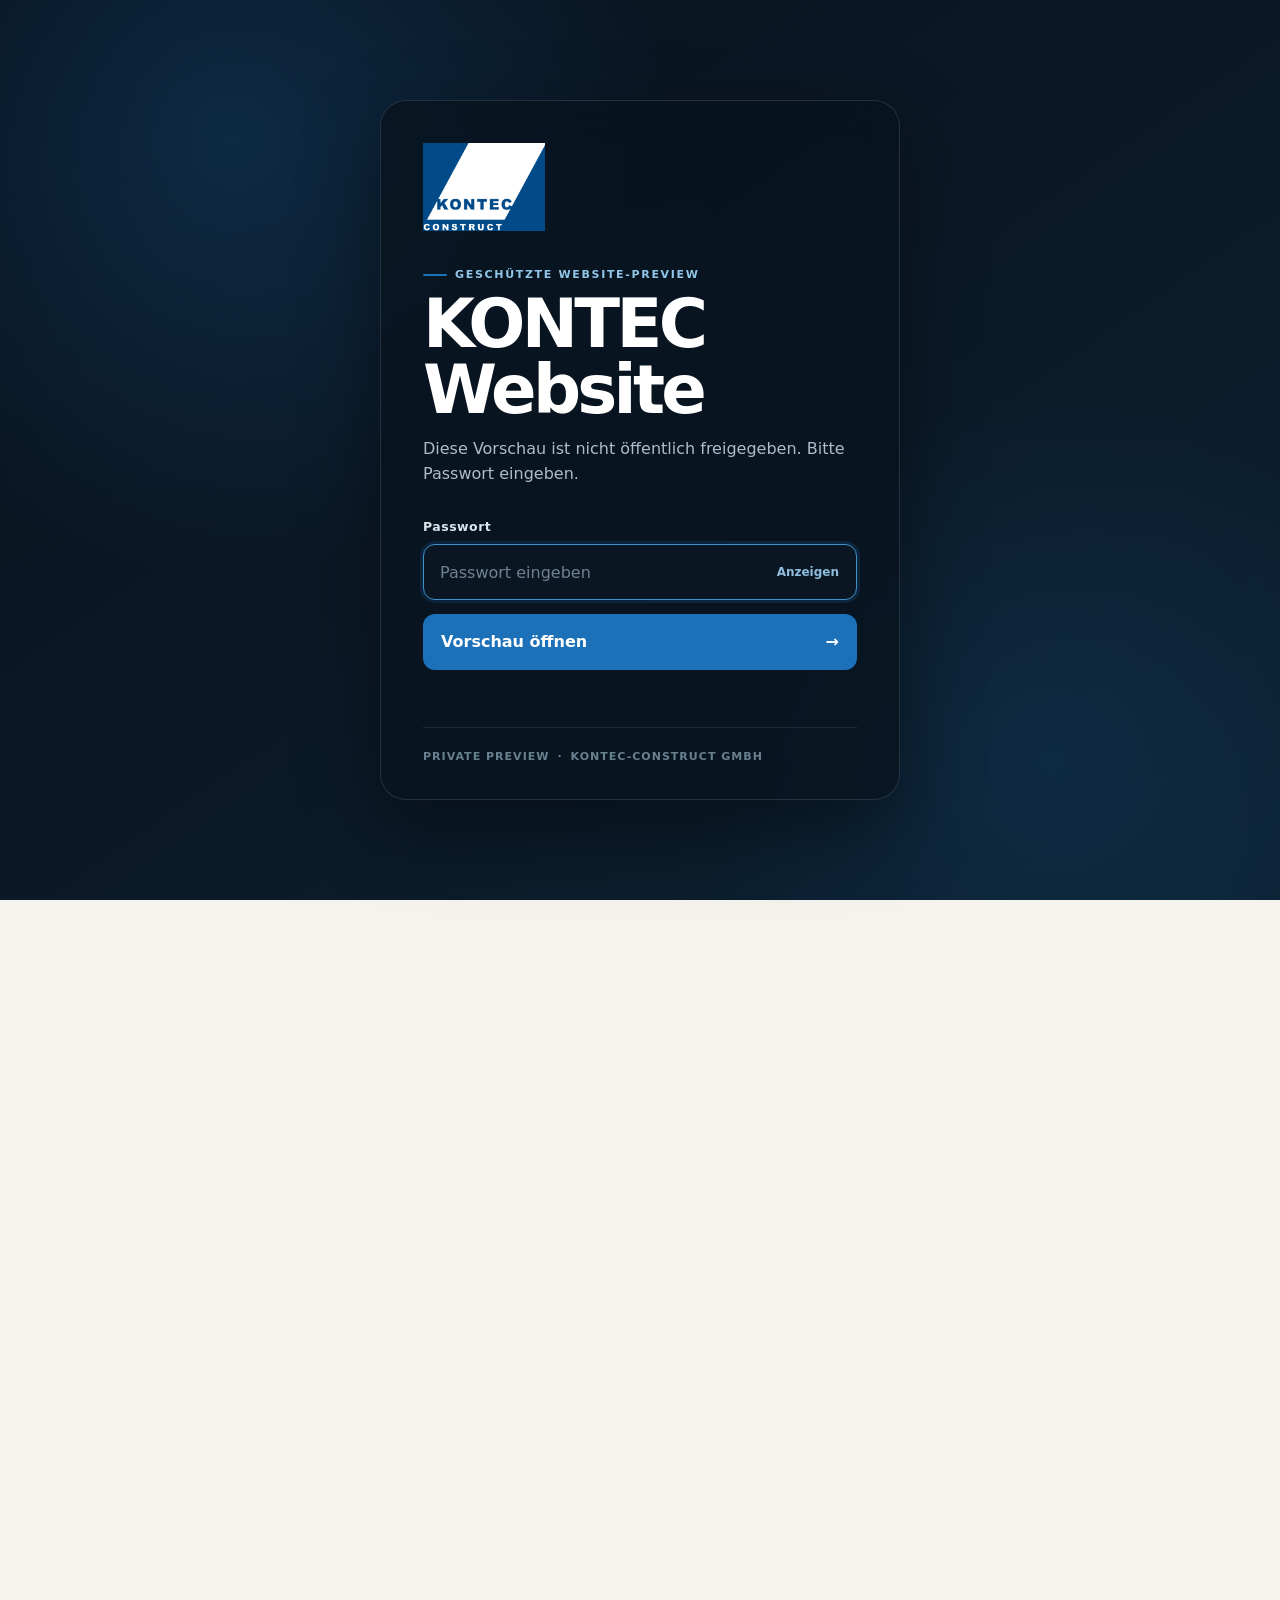
<file: index.html>
<!doctype html>
<html lang="de">
<head>
  <meta charset="utf-8">
  <meta name="viewport" content="width=device-width,initial-scale=1">
  <meta name="description" content="KONTEC-CONSTRUCT in Frankfurt: Sanierung, Innenausbau und Rechenzentren. Entdecken Sie Projektbilder aus drei Sanierungs- und Ausbauprojekten.">
  <title>Sanierung & Rechenzentren | KONTEC-CONSTRUCT</title>
  <link rel="icon" href="assets/favicon.svg">
  <link rel="stylesheet" href="styles.css">
</head>
<body class="auth-locked">
<div id="auth-gate" class="auth-gate" role="dialog" aria-modal="true" aria-labelledby="auth-title">
  <div class="auth-panel">
    <div class="auth-brand"><img src="assets/kontec-logo.png" width="204" height="147" alt="KONTEC-CONSTRUCT GmbH"></div>
    <span class="auth-eyebrow">Geschützte Website-Preview</span>
    <h1 id="auth-title">KONTEC Website</h1>
    <p>Diese Vorschau ist nicht öffentlich freigegeben. Bitte Passwort eingeben.</p>
    <form id="auth-form" class="auth-form" autocomplete="off">
      <label for="auth-password">Passwort</label>
      <div class="auth-input-wrap">
        <input id="auth-password" name="password" type="password" inputmode="text" autocomplete="current-password" placeholder="Passwort eingeben" required>
        <button class="auth-toggle" type="button" aria-label="Passwort anzeigen">Anzeigen</button>
      </div>
      <button class="auth-submit" type="submit">Vorschau öffnen <span>→</span></button>
      <p id="auth-error" class="auth-error" role="alert" aria-live="polite"></p>
    </form>
    <div class="auth-meta"><span>Private Preview</span><span>·</span><span>KONTEC-CONSTRUCT GmbH</span></div>
  </div>
</div>

<div class="topbar">
  <div class="container">
    <div>Frankfurt am Main · Bauleistungen & baukonstruktive Projektentwicklung</div>
    <div class="meta"><a href="tel:+496997785889">+49 69 97 78 58 89</a><a href="mailto:info@kontec-bau.de">info@kontec-bau.de</a></div>
  </div>
</div>
<header>
  <div class="container nav">
    <a class="brand" href="index.html" aria-label="KONTEC-CONSTRUCT GmbH – Startseite"><img class="brand-logo" src="assets/kontec-logo.png" width="204" height="147" alt="KONTEC-CONSTRUCT"></a>
    <nav class="navlinks" id="main-nav" aria-label="Hauptnavigation">
      <a href="index.html" class="active" aria-current="page">Start</a>
      <a href="sanierung.html">Sanierung</a>
      <a href="rechenzentren.html">Rechenzentren</a>
      <a href="projekte.html">Projekte</a>
      <a href="unternehmen.html">Unternehmen</a>
      <a href="kontakt.html" class="nav-cta">Projekt anfragen</a>
    </nav>
    <button class="menu-btn" aria-label="Menü öffnen" aria-controls="main-nav" aria-expanded="false">☰</button>
  </div>
</header>

<main id="main-content">

<section class="photo-hero">
  <div class="container photo-hero-grid">
    <div class="photo-hero-copy"><span class="eyebrow">KONTEC-CONSTRUCT · Frankfurt am Main</span>
      <h1>Räume verändern.<br><em>Infrastruktur<br>gestalten.</em></h1>
      <p>Sanierung und Innenausbau. Rechenzentren und technische Infrastruktur. Zwei Schwerpunkte – ein direkter Ansprechpartner für Ihr Bauvorhaben.</p>
      <div class="actions"><a class="btn btn-primary" href="projekte.html">Unsere Projekte <span aria-hidden="true">↗</span></a><a class="hero-contact" href="kontakt.html">Projekt besprechen →</a></div>
      <div class="hero-area-links"><a href="sanierung.html"><span>01</span> Sanierung & Innenausbau</a><a href="rechenzentren.html"><span>02</span> Rechenzentren</a></div>
    </div>
    <figure class="photo-hero-visual"><img src="assets/projekte/hanauer-wohnen-1280.webp" srcset="assets/projekte/hanauer-wohnen-640.webp 640w, assets/projekte/hanauer-wohnen-1280.webp 1280w, assets/projekte/hanauer-wohnen-1600.webp 1600w" sizes="(max-width: 700px) 100vw, 50vw" width="1600" height="1067" alt="Helle Wohnräume mit Parkett und breitem Rundbogendurchgang" loading="eager" fetchpriority="high" decoding="async"><figcaption><span>Einblick in unsere Projekte</span><a href="projekte.html#hanauer-landstrasse">Hanauer Landstraße <span aria-hidden="true">↗</span></a></figcaption><span class="photo-vertical-label">WOHNUNGSSANIERUNG</span></figure>
  </div>
</section>
<section class="photo-intro"><div class="container"><span class="eyebrow">Bauen mit KONTEC</span><div><h2>Vom Wohnraum bis zur<br>technischen Infrastruktur.</h2><p>Bestehende Räume weiterdenken und anspruchsvolle Bauvorhaben begleiten: Bei KONTEC treffen Sanierung und Innenausbau auf den Schwerpunkt Rechenzentren. Entdecken Sie beide Bereiche.</p></div></div></section>
<section class="focus-section"><div class="container"><div class="focus-grid">
  <article class="focus-card"><a class="focus-image" href="sanierung.html"><img src="assets/projekte/boettger-durchblick-v2-1024.webp" srcset="assets/projekte/boettger-durchblick-v2-640.webp 640w, assets/projekte/boettger-durchblick-v2-1024.webp 1024w" sizes="(max-width: 700px) 100vw, 50vw" width="1024" height="1536" alt="Rundbogen und Durchblick zwischen den Wohnräumen" loading="lazy" decoding="async"><span class="focus-number">01 / Sanierung</span></a><div class="focus-copy"><span class="eyebrow">Bestand mit Perspektive</span><h2>Sanierung &<br>Innenausbau.</h2><p>Wohnungen, Räume und Details. Lernen Sie den Bereich anhand unserer aktuellen Projektbilder kennen.</p><a class="text-link text-link-dark" href="sanierung.html">Sanierung entdecken →</a></div></article>
  <article class="focus-card focus-technical"><a class="focus-image" href="rechenzentren.html"><img src="assets/datacenter.svg" width="900" height="650" alt="Abstrakte Illustration technischer Infrastruktur, kein Projektfoto" loading="lazy"><span class="focus-number">02 / Rechenzentren</span><span class="illustration-label">Illustration</span></a><div class="focus-copy"><span class="eyebrow">Technische Projektumfelder</span><h2>Rechenzentren &<br>Infrastruktur.</h2><p>Ein eigener Schwerpunkt für technisch anspruchsvolle Bauvorhaben. Konkrete Projektinformationen und Referenzen folgen.</p><a class="text-link" href="rechenzentren.html">Bereich kennenlernen →</a></div></article>
</div></div></section>
<section class="photo-projects"><div class="container"><div class="section-head"><div><span class="eyebrow">Aus unseren Projekten</span><h2>Einblicke, die<br>Räume zeigen.</h2></div><p>Drei Projekte, unterschiedliche Perspektiven. Entdecken Sie Wohnräume, Bäder und Details in unseren Bildergalerien.</p></div><div class="photo-project-grid"><a class="photo-project-card" href="projekte.html#boettgerstrasse"><div class="photo-project-cover"><img src="assets/projekte/boettger-wohnen-1280.webp" srcset="assets/projekte/boettger-wohnen-640.webp 640w, assets/projekte/boettger-wohnen-1280.webp 1280w, assets/projekte/boettger-wohnen-1920.webp 1920w" sizes="(max-width: 700px) 100vw, 33vw" width="2048" height="1365" alt="Wohnzimmer mit Parkett und hohen Flügeltüren" loading="lazy" decoding="async"><span class="photo-project-number">01</span><span class="photo-project-arrow" aria-hidden="true">↗</span></div><div class="photo-project-info"><span class="eyebrow">Wohnen & Innenausbau</span><h3>Böttgerstraße</h3><span class="project-view">Projekt ansehen →</span></div></a><a class="photo-project-card" href="projekte.html#fuerstenberger"><div class="photo-project-cover"><img src="assets/projekte/fuerstenberger-waschtisch-724.webp" srcset="assets/projekte/fuerstenberger-waschtisch-640.webp 640w, assets/projekte/fuerstenberger-waschtisch-724.webp 724w" sizes="(max-width: 700px) 100vw, 33vw" width="724" height="1086" alt="Holzwaschtisch mit rundem Spiegel und Wandfliesen" loading="lazy" decoding="async"><span class="photo-project-number">02</span><span class="photo-project-arrow" aria-hidden="true">↗</span></div><div class="photo-project-info"><span class="eyebrow">Einblicke ins Bad</span><h3>Fürstenberger</h3><span class="project-view">Projekt ansehen →</span></div></a><a class="photo-project-card" href="projekte.html#hanauer-landstrasse"><div class="photo-project-cover"><img src="assets/projekte/hanauer-wohnen-1280.webp" srcset="assets/projekte/hanauer-wohnen-640.webp 640w, assets/projekte/hanauer-wohnen-1280.webp 1280w, assets/projekte/hanauer-wohnen-1600.webp 1600w" sizes="(max-width: 700px) 100vw, 33vw" width="1600" height="1067" alt="Helle Wohnräume mit Parkett und breitem Rundbogendurchgang" loading="lazy" decoding="async"><span class="photo-project-number">03</span><span class="photo-project-arrow" aria-hidden="true">↗</span></div><div class="photo-project-info"><span class="eyebrow">Wohnungssanierung</span><h3>Hanauer Landstraße</h3><span class="project-view">Projekt ansehen →</span></div></a></div><div class="actions"><a class="btn btn-outline" href="projekte.html">Alle Projektbilder ansehen →</a></div></div></section>
<section class="photo-company"><div class="container"><div><span class="eyebrow">KONTEC-CONSTRUCT</span><h2>In Frankfurt zu Hause.<br>Im Projekt an Ihrer Seite.</h2></div><div><p>Bauleistungen und baukonstruktive Projektentwicklung bilden den Kern von KONTEC-CONSTRUCT. Für Fragen zu Ihrem Vorhaben erreichen Sie uns direkt in Frankfurt am Main.</p><a class="text-link" href="unternehmen.html">Das Unternehmen kennenlernen →</a></div></div></section>
<section class="photo-cta"><div class="container"><div><span class="eyebrow">Ihr nächstes Projekt</span><h2>Was haben Sie vor?</h2><p>Sanierung, Innenausbau oder Rechenzentrum: Sprechen wir über Ihr Bauvorhaben.</p></div><a class="btn btn-primary" href="kontakt.html">Projekt besprechen <span aria-hidden="true">↗</span></a></div></section>

</main>

<footer>
  <div class="container">
    <div class="footer-grid">
      <div><a class="brand brand--footer" href="index.html" aria-label="KONTEC-CONSTRUCT GmbH – Startseite"><img class="brand-logo" src="assets/kontec-logo.png" width="204" height="147" alt="KONTEC-CONSTRUCT"></a><p style="max-width:330px;margin-top:20px">Bauleistungen und baukonstruktive Projektentwicklung aus Frankfurt am Main.</p></div>
      <div><h4>Leistungen</h4><a href="sanierung.html">Sanierung & Innenausbau</a><a href="rechenzentren.html">Rechenzentren & technische Infrastruktur <span class="note">(Beispiel)</span></a><a href="leistungen.html#grossprojekte">Gewerbe- & Großprojekte <span class="note">(Beispiel)</span></a><a href="leistungen.html#innenausbau">Innenausbau & Trockenbau</a><a href="leistungen.html#koordination">Projektentwicklung & Baukoordination</a></div>
      <div><h4>Kontakt</h4><p>Ginnheimer Landstraße 19<br>60487 Frankfurt am Main</p><a href="tel:+496997785889">+49 69 97 78 58 89</a><a href="mailto:info@kontec-bau.de">info@kontec-bau.de</a></div>
      <div><h4>Unternehmen</h4><a href="leistungen.html">Leistungsübersicht</a><a href="unternehmen.html">Über KONTEC</a><a href="projekte.html">Projekte</a><a href="impressum.html">Impressum</a><a href="datenschutz.html">Datenschutz</a></div>
    </div>
    <div class="footer-bottom"><span>© 2026 KONTEC-CONSTRUCT GmbH</span><span>Website-Konzept · Beispielinhalte markiert</span></div>
  </div>
</footer>
<script src="script.js"></script>
</body>
</html>
</file>
<file: styles.css>
:root{
  --ink:#0a1420;
  --ink-2:#122131;
  --paper:#f4f2ec;
  --white:#ffffff;
  --muted:#68727d;
  --line:#d8d9d6;
  --accent:#1d71b8;
  --accent-2:#4a9bd5;
  --lime:#b9c79c;
  --max:1240px;
  --radius:18px;
  --shadow:0 18px 60px rgba(10,20,32,.14);
}
*{box-sizing:border-box}
html{scroll-behavior:smooth}
body{margin:0;background:var(--paper);color:var(--ink);font-family:Inter,ui-sans-serif,system-ui,-apple-system,BlinkMacSystemFont,"Segoe UI",Arial,sans-serif;line-height:1.55}
a{color:inherit;text-decoration:none}
img{display:block;max-width:100%}
.container{width:min(var(--max),calc(100% - 40px));margin:0 auto}
.eyebrow{font-size:.76rem;letter-spacing:.16em;text-transform:uppercase;font-weight:800;color:var(--accent);display:inline-flex;align-items:center;gap:8px}.eyebrow:before{content:"";width:28px;height:2px;background:currentColor}
.tag{display:inline-flex;align-items:center;gap:7px;font-size:.71rem;line-height:1;padding:8px 10px;border-radius:999px;background:#eaf4fb;color:#164d78;border:1px solid #b9d8ec;font-weight:800;letter-spacing:.04em;text-transform:uppercase}.tag:before{content:"";width:6px;height:6px;border-radius:50%;background:var(--accent)}
.tag.verified{background:#eef4e7;color:#48573a;border-color:#cad7bc}.tag.verified:before{background:#6f835c}
.tag.dark{background:rgba(255,255,255,.09);color:#fff;border-color:rgba(255,255,255,.22)}.tag.dark:before{background:var(--accent-2)}
.note{font-size:.82rem;color:var(--muted)}
.btn{display:inline-flex;align-items:center;justify-content:center;gap:10px;min-height:50px;padding:0 20px;border-radius:999px;font-weight:800;border:1px solid transparent;transition:.2s ease;cursor:pointer;font:inherit}.btn-primary{background:var(--accent);color:white}.btn-primary:hover{background:#15588f;transform:translateY(-1px)}.btn-outline{border-color:rgba(10,20,32,.28);background:transparent}.btn-outline:hover{border-color:var(--ink);background:white}.btn-light{background:white;color:var(--ink)}
.topbar{background:var(--ink);color:#dfe4e8;font-size:.82rem;padding:9px 0}.topbar .container{display:flex;justify-content:space-between;gap:20px;align-items:center}.topbar a:hover{color:#fff}.topbar .meta{display:flex;gap:20px;flex-wrap:wrap}
header{position:sticky;top:0;z-index:60;background:rgba(244,242,236,.92);backdrop-filter:blur(16px);border-bottom:1px solid rgba(10,20,32,.08)}
.nav{height:78px;display:flex;align-items:center;justify-content:space-between;gap:24px}.brand{display:flex;align-items:center;min-width:190px}.brand-logo{display:block;width:190px;height:auto}.brand--footer .brand-logo{width:210px;filter:brightness(0) invert(1)}
.navlinks{display:flex;align-items:center;gap:26px;font-weight:700;font-size:.93rem}.navlinks a{position:relative}.navlinks a:after{content:"";position:absolute;left:0;right:100%;bottom:-7px;height:2px;background:var(--accent);transition:.2s}.navlinks a:hover:after,.navlinks a.active:after{right:0}.nav-cta{padding:11px 16px!important;background:var(--ink);color:white;border-radius:999px}.nav-cta:after{display:none}.menu-btn{display:none;border:0;background:none;font-size:1.6rem;padding:8px}
.hero{background:var(--ink);color:white;position:relative;overflow:hidden}.hero:before{content:"";position:absolute;width:700px;height:700px;border:1px solid rgba(255,255,255,.07);border-radius:50%;right:-160px;top:-280px;box-shadow:0 0 0 90px rgba(255,255,255,.025),0 0 0 180px rgba(255,255,255,.018)}.hero-grid{min-height:690px;display:grid;grid-template-columns:1.08fr .92fr;align-items:center;gap:70px;padding:80px 0}.hero h1{font-size:clamp(3.3rem,7.2vw,6.9rem);line-height:.87;letter-spacing:-.065em;margin:18px 0 28px;max-width:900px}.hero h1 em{font-style:normal;color:var(--accent-2)}.hero p{color:#bcc6ce;font-size:1.12rem;max-width:650px}.actions{display:flex;gap:12px;flex-wrap:wrap;margin-top:30px}.hero-visual{position:relative;min-height:520px}.visual-card{position:absolute;border-radius:26px;overflow:hidden;box-shadow:var(--shadow);border:1px solid rgba(255,255,255,.12)}.visual-main{inset:20px 0 70px 60px;background:linear-gradient(145deg,#21354a,#0d1a27)}.visual-main svg{width:100%;height:100%}.visual-small{width:220px;height:168px;left:0;bottom:20px;background:#f2efe8;color:var(--ink);padding:20px}.visual-small strong{font-size:2.4rem;display:block;letter-spacing:-.05em}.visual-small span{font-size:.85rem;color:var(--muted)}.visual-label{position:absolute;top:0;right:20px;background:var(--accent);color:white;padding:13px 16px;border-radius:14px;font-size:.82rem;font-weight:800;letter-spacing:.04em;text-transform:uppercase}
.statbar{background:white;border-bottom:1px solid var(--line)}.stats{display:grid;grid-template-columns:repeat(4,1fr)}.stat{padding:30px 26px;border-right:1px solid var(--line)}.stat:last-child{border-right:0}.stat strong{display:block;font-size:1.5rem;letter-spacing:-.04em}.stat span{font-size:.86rem;color:var(--muted)}
section{padding:100px 0}.section-head{display:flex;justify-content:space-between;gap:40px;align-items:end;margin-bottom:42px}.section-head h2,.page-head h1{font-size:clamp(2.5rem,5vw,4.7rem);line-height:.98;letter-spacing:-.055em;margin:10px 0 0}.section-head p{max-width:480px;color:var(--muted);margin:0}.dark{background:var(--ink);color:white}.dark .section-head p,.dark .muted{color:#aeb9c1}.dark .eyebrow{color:var(--accent-2)}
.service-grid{display:grid;grid-template-columns:repeat(2,1fr);gap:18px}.service-card{background:white;border:1px solid var(--line);border-radius:var(--radius);padding:34px;min-height:310px;display:flex;flex-direction:column;transition:.2s}.service-card:hover{transform:translateY(-3px);box-shadow:0 16px 40px rgba(10,20,32,.08)}.service-card .num{font-size:.8rem;color:var(--muted);font-weight:800}.service-card h3{font-size:1.65rem;letter-spacing:-.04em;margin:50px 0 12px}.service-card p{color:var(--muted);margin:0 0 24px}.service-card .arrow{margin-top:auto;font-weight:800;color:var(--accent)}
.project-grid{display:grid;grid-template-columns:repeat(12,1fr);gap:18px}.project{background:#162738;border-radius:20px;overflow:hidden;min-height:450px;position:relative;border:1px solid rgba(255,255,255,.08)}.project:nth-child(1){grid-column:span 7}.project:nth-child(2){grid-column:span 5}.project:nth-child(3){grid-column:span 5}.project:nth-child(4){grid-column:span 7}.project-art{height:280px;background:linear-gradient(135deg,#20394e,#0f1d2b);position:relative;overflow:hidden}.project-art svg{width:100%;height:100%}.project-body{padding:24px}.project-body h3{font-size:1.5rem;margin:9px 0 8px;letter-spacing:-.04em}.project-body p{color:#aeb9c1;margin:0}.project-meta{display:flex;gap:9px;flex-wrap:wrap;margin-top:18px}.pill{font-size:.75rem;padding:7px 9px;border:1px solid rgba(255,255,255,.18);border-radius:999px;color:#c8d0d6}
.process{display:grid;grid-template-columns:repeat(4,1fr);gap:14px}.step{padding:28px;border-top:3px solid var(--ink);background:#ebe8e0}.step b{display:block;color:var(--accent);margin-bottom:44px}.step h3{font-size:1.2rem}.step p{color:var(--muted);font-size:.93rem}
.split{display:grid;grid-template-columns:1fr 1fr;gap:70px;align-items:center}.quote-card{background:var(--ink);color:white;border-radius:26px;padding:48px;min-height:430px;display:flex;flex-direction:column;justify-content:space-between}.quote-card blockquote{font-size:clamp(1.8rem,3.8vw,3.1rem);line-height:1.08;letter-spacing:-.05em;margin:0}.quote-card small{color:#aeb9c1}.facts{display:grid;grid-template-columns:1fr 1fr;gap:18px;margin-top:24px}.fact{border-top:1px solid var(--line);padding-top:16px}.fact strong{font-size:1.4rem}.fact span{display:block;color:var(--muted);font-size:.86rem}
.cta{background:var(--accent);color:white;border-radius:28px;padding:54px;display:flex;justify-content:space-between;align-items:center;gap:30px}.cta h2{font-size:clamp(2.2rem,5vw,4.2rem);line-height:.95;letter-spacing:-.055em;margin:0}.cta p{max-width:470px;color:#dceefa}
footer{background:#07101a;color:#dfe5ea;padding:60px 0 28px}.footer-grid{display:grid;grid-template-columns:1.4fr 1fr 1fr 1fr;gap:50px}.footer-grid h4{font-size:.8rem;text-transform:uppercase;letter-spacing:.12em;color:#80909e;margin:0 0 16px}.footer-grid a,.footer-grid p{display:block;margin:7px 0;color:#c4ced6;font-size:.9rem}.footer-grid a:hover{color:white}.footer-bottom{border-top:1px solid rgba(255,255,255,.1);margin-top:50px;padding-top:22px;display:flex;justify-content:space-between;gap:20px;color:#7f8e9a;font-size:.78rem}
.page-hero{background:var(--ink);color:white;padding:95px 0 80px}.page-head{max-width:920px}.page-head p{max-width:700px;color:#b7c1c9;font-size:1.1rem}.breadcrumb{font-size:.79rem;color:#8897a3;margin-bottom:30px}.breadcrumb a{color:#b7c1c9}
.detail-grid{display:grid;grid-template-columns:.8fr 1.2fr;gap:80px}.sidebar{position:sticky;top:120px;align-self:start}.sidebar a{display:block;padding:13px 0;border-bottom:1px solid var(--line);font-weight:700}.content-block{padding-bottom:70px;margin-bottom:70px;border-bottom:1px solid var(--line)}.content-block:last-child{border-bottom:0}.content-block h2{font-size:2.6rem;line-height:1;letter-spacing:-.05em}.content-block h3{font-size:1.25rem;margin-top:28px}.content-block p{color:#4e5964}.bullet-grid{display:grid;grid-template-columns:1fr 1fr;gap:10px 30px;margin:25px 0}.bullet{padding:12px 0;border-bottom:1px solid var(--line);font-weight:700}.bullet:before{content:"→";color:var(--accent);margin-right:10px}
.projects-list{display:grid;grid-template-columns:repeat(2,1fr);gap:18px}.project-light{background:white;border:1px solid var(--line);border-radius:20px;overflow:hidden}.project-light .project-art{height:240px}.project-light .body{padding:26px}.project-light h3{font-size:1.45rem;letter-spacing:-.04em;margin:10px 0}.project-light p{color:var(--muted)}
.timeline{border-left:1px solid var(--line);margin-left:9px}.timeline-item{position:relative;padding:0 0 42px 35px}.timeline-item:before{content:"";position:absolute;left:-7px;top:4px;width:13px;height:13px;border-radius:50%;background:var(--accent)}.timeline-item strong{display:block;font-size:1.1rem}.timeline-item p{color:var(--muted);margin:5px 0}
.contact-grid{display:grid;grid-template-columns:.9fr 1.1fr;gap:60px}.contact-card{background:var(--ink);color:white;border-radius:24px;padding:40px}.contact-card h3{font-size:2rem;margin-top:0;letter-spacing:-.04em}.contact-row{padding:18px 0;border-bottom:1px solid rgba(255,255,255,.12)}.contact-row small{display:block;color:#8393a1;text-transform:uppercase;letter-spacing:.1em;margin-bottom:4px}.contact-row a{font-size:1.05rem;font-weight:700}.form{background:white;border:1px solid var(--line);border-radius:24px;padding:38px}.form-grid{display:grid;grid-template-columns:1fr 1fr;gap:16px}.field{display:flex;flex-direction:column;gap:7px}.field.full{grid-column:1/-1}.field label{font-size:.82rem;font-weight:800}.field input,.field select,.field textarea{width:100%;padding:14px 15px;border:1px solid #cfd3d4;border-radius:10px;background:#fbfbf8;font:inherit;color:var(--ink)}.field textarea{min-height:140px;resize:vertical}.form .note{margin-top:14px}.success{display:none;margin-top:14px;background:#edf4e7;border:1px solid #c7d6b8;padding:12px;border-radius:10px;color:#445635}
.legal{max-width:850px}.legal h2{margin-top:50px}.legal p,.legal li{color:#4e5964}.legal .warning{padding:18px;border-radius:12px;background:#eaf4fb;border:1px solid #b9d8ec;color:#164d78}
.source-note{background:#eee9df;border:1px solid #d9d1c4;border-radius:14px;padding:18px 20px;font-size:.86rem;color:#5e635f;margin-top:22px}
.mobile-only{display:none}
@media(max-width:960px){
  .topbar{display:none}.nav{height:70px}.menu-btn{display:block}.navlinks{display:none;position:absolute;top:70px;left:0;right:0;background:var(--paper);padding:22px 20px;border-bottom:1px solid var(--line);flex-direction:column;align-items:flex-start;gap:18px}.navlinks.open{display:flex}.nav-cta{width:100%;text-align:center}.hero-grid{grid-template-columns:1fr;padding:65px 0}.hero-visual{min-height:420px}.visual-main{left:30px}.stats{grid-template-columns:1fr 1fr}.stat:nth-child(2){border-right:0}.stat:nth-child(-n+2){border-bottom:1px solid var(--line)}.service-grid,.split,.contact-grid,.detail-grid{grid-template-columns:1fr}.sidebar{position:static}.project:nth-child(n){grid-column:span 12}.process{grid-template-columns:1fr 1fr}.footer-grid{grid-template-columns:1.5fr 1fr}.section-head{align-items:flex-start;flex-direction:column}.projects-list{grid-template-columns:1fr}.contact-grid{gap:22px}
}
@media(max-width:620px){
  .container{width:min(var(--max),calc(100% - 28px))}.hero-grid{padding:48px 0 58px;gap:28px}.hero h1{font-size:3.4rem}.hero p{font-size:1rem}.hero-visual{min-height:360px}.visual-main{inset:20px 0 60px 18px}.visual-small{width:175px;height:132px;padding:15px}.visual-small strong{font-size:2rem}.stats{grid-template-columns:1fr}.stat{border-right:0;border-bottom:1px solid var(--line)!important}.stat:last-child{border-bottom:0!important}section{padding:72px 0}.service-grid,.process,.facts,.footer-grid,.form-grid,.bullet-grid{grid-template-columns:1fr}.service-card{min-height:270px}.cta{padding:34px;align-items:flex-start;flex-direction:column}.page-hero{padding:65px 0 55px}.footer-bottom{flex-direction:column}.mobile-only{display:block}.project-art{height:220px}.quote-card{padding:32px;min-height:350px}
}

/* ===== Startseite V2 ===== */
.hero-v2{background:linear-gradient(135deg,#08131f 0%,#0a1724 62%,#0d2031 100%)}
.hero-v2:before{width:860px;height:860px;right:-260px;top:-420px;box-shadow:0 0 0 110px rgba(29,113,184,.055),0 0 0 220px rgba(255,255,255,.018)}
.hero-grid-v2{grid-template-columns:1.05fr .95fr;min-height:720px;padding:86px 0 56px}
.hero-copy{position:relative;z-index:2}
.hero-v2 h1{font-size:clamp(3.5rem,6.7vw,6.8rem);max-width:850px;margin-bottom:25px}
.hero-lead{font-size:1.17rem!important;line-height:1.65;max-width:720px!important}
.hero-points{display:flex;gap:10px;flex-wrap:wrap;margin-top:26px}.hero-points span{border:1px solid rgba(255,255,255,.15);border-radius:999px;padding:8px 12px;color:#d5dee5;font-size:.83rem;background:rgba(255,255,255,.035)}
.btn-primary-bright{background:var(--accent-2)}.btn-primary-bright:hover{background:#2f87c8}.btn-ghost{border:1px solid rgba(255,255,255,.22);color:#fff;background:rgba(255,255,255,.03)}.btn-ghost:hover{background:rgba(255,255,255,.09);border-color:rgba(255,255,255,.38)}
.demo-inline{font-size:.78rem!important;max-width:640px!important;margin-top:24px;color:#7f919f!important}.demo-inline strong{color:#aebbc5}
.hero-stage{min-height:540px;position:relative}.hero-stage-frame{position:absolute;inset:30px 0 80px 55px;border-radius:30px;overflow:hidden;border:1px solid rgba(255,255,255,.15);box-shadow:0 28px 80px rgba(0,0,0,.34)}.hero-stage-frame img{width:100%;height:100%;object-fit:cover}.hero-stage-frame:after{content:"";position:absolute;inset:0;background:linear-gradient(180deg,transparent 45%,rgba(3,10,17,.68))}
.hero-stage-caption{position:absolute;left:92px;right:38px;bottom:105px;z-index:2}.hero-stage-kicker{display:block;color:var(--accent-2);font-size:.72rem;letter-spacing:.16em;text-transform:uppercase;font-weight:900;margin-bottom:8px}.hero-stage-caption strong{font-size:1.8rem;line-height:1.08;letter-spacing:-.035em}.hero-stage-caption small{display:block;color:#9fb0bc;margin-top:9px}
.hero-chip{position:absolute;z-index:4;background:#fff;color:var(--ink);border-radius:14px;padding:11px 14px;font-weight:800;font-size:.78rem;box-shadow:0 10px 30px rgba(0,0,0,.2)}.hero-chip span{display:inline-flex;align-items:center;justify-content:center;width:24px;height:24px;background:var(--accent);color:#fff;border-radius:7px;margin-right:7px;font-size:.7rem}.hero-chip-a{top:4px;right:-8px}.hero-chip-b{bottom:52px;left:8px}
.hero-proofbar{display:grid;grid-template-columns:repeat(4,1fr);border-top:1px solid rgba(255,255,255,.12)}.proof-item{padding:22px 24px 25px;border-right:1px solid rgba(255,255,255,.11)}.proof-item:last-child{border-right:0}.proof-label{display:block;color:#6f8493;text-transform:uppercase;letter-spacing:.12em;font-size:.64rem;font-weight:800;margin-bottom:4px}.proof-item strong{display:block;font-size:1.05rem}.proof-item small{color:#7f919f;font-size:.68rem}
.intro-statement{padding:85px 0}.intro-grid{display:grid;grid-template-columns:.35fr 1fr;gap:70px}.intro-grid h2{font-size:clamp(2.7rem,5.4vw,5.3rem);line-height:.98;letter-spacing:-.06em;margin:0 0 26px;max-width:960px}.intro-grid p{font-size:1.16rem;line-height:1.7;max-width:850px;color:#4f5d68}
.service-grid-v2{grid-template-columns:1.3fr .7fr .7fr .7fr;align-items:stretch}.service-grid-v2 .service-card{min-height:420px}.service-card-featured{background:var(--ink);color:#fff;border-color:var(--ink);grid-row:span 1}.service-card-featured p{color:#adbac4}.service-card-featured .arrow{color:var(--accent-2)}.service-card-featured h3{font-size:2rem}.service-top{display:flex;justify-content:space-between;gap:12px;align-items:center}.service-list{display:grid;grid-template-columns:1fr 1fr;gap:8px;margin:4px 0 24px}.service-list span{font-size:.78rem;padding:8px 9px;border-radius:8px;background:rgba(255,255,255,.07);color:#c7d1d8}
.sector-section{overflow:hidden}.sector-grid{display:grid;grid-template-columns:1.25fr .75fr;grid-template-rows:repeat(2,320px);gap:18px}.sector-card{position:relative;border-radius:22px;overflow:hidden;border:1px solid rgba(255,255,255,.09);min-height:0}.sector-main{grid-row:1/3}.sector-card img{width:100%;height:100%;object-fit:cover;transition:transform .45s ease}.sector-card:hover img{transform:scale(1.035)}.sector-card:after{content:"";position:absolute;inset:0;background:linear-gradient(180deg,rgba(3,10,18,.04) 25%,rgba(3,10,18,.93) 100%)}.sector-overlay{position:absolute;z-index:2;left:28px;right:28px;bottom:26px}.sector-overlay h3{font-size:1.8rem;letter-spacing:-.04em;margin:11px 0 6px}.sector-main .sector-overlay h3{font-size:2.4rem}.sector-overlay p{color:#b5c1c9;max-width:580px;margin:0}.text-link{display:inline-block;font-weight:800;color:var(--accent-2);margin-top:16px}.text-link-dark{color:var(--accent)}
.why-grid{display:grid;grid-template-columns:repeat(4,1fr);gap:14px}.why-card{background:#ebe8e0;border-top:3px solid var(--ink);padding:28px;min-height:330px;display:flex;flex-direction:column}.why-card>span{color:var(--accent);font-weight:900;font-size:.8rem}.why-card h3{font-size:1.45rem;letter-spacing:-.035em;margin:56px 0 10px}.why-card p{color:var(--muted);margin:0}.why-card small{display:block;margin-top:auto;padding-top:20px;color:#8a8e90;font-size:.71rem;text-transform:uppercase;letter-spacing:.08em}
.numbers-band{background:#e8eef3;padding:82px 0}.numbers-intro{display:grid;grid-template-columns:.7fr 1.3fr;align-items:end;gap:50px;margin-bottom:38px}.numbers-intro h2{font-size:clamp(2.4rem,4.7vw,4.6rem);line-height:.98;letter-spacing:-.055em;margin:0}.numbers-grid{display:grid;grid-template-columns:repeat(4,1fr);border-top:1px solid #becbd5;border-bottom:1px solid #becbd5}.number-card{padding:30px 25px;border-right:1px solid #becbd5}.number-card:last-child{border-right:0}.number-card strong{font-size:2.8rem;letter-spacing:-.06em;display:block;color:#0c2234}.number-card span{display:block;color:#53626e}.number-card small{display:block;color:#82909a;text-transform:uppercase;font-size:.66rem;letter-spacing:.1em;margin-top:12px}
.case-grid{display:grid;grid-template-columns:1.15fr .85fr;grid-template-rows:auto auto;gap:18px}.case-card{background:#132537;border:1px solid rgba(255,255,255,.08);border-radius:22px;overflow:hidden}.case-large{grid-row:1/3}.case-image{position:relative;height:245px;overflow:hidden}.case-large .case-image{height:430px}.case-image img{width:100%;height:100%;object-fit:cover}.case-index{position:absolute;top:16px;right:16px;width:42px;height:42px;display:flex;align-items:center;justify-content:center;border-radius:50%;background:rgba(8,19,31,.76);color:#fff;border:1px solid rgba(255,255,255,.2);font-size:.75rem;font-weight:900}.case-content{padding:26px;display:flex;flex-direction:column;justify-content:space-between;gap:25px}.case-content h3{font-size:1.55rem;line-height:1.1;letter-spacing:-.04em;margin:12px 0 8px}.case-content p{color:#aeb9c1;margin:0}.case-facts{display:flex;flex-wrap:wrap;gap:18px;padding-top:18px;border-top:1px solid rgba(255,255,255,.1)}.case-facts span{font-size:.78rem;color:#b9c4cc}.case-facts b{display:block;color:#758999;text-transform:uppercase;letter-spacing:.08em;font-size:.61rem;margin-bottom:3px}
.process-line{display:grid;grid-template-columns:repeat(4,1fr);position:relative;margin-top:65px}.process-line:before{content:"";position:absolute;top:19px;left:4%;right:4%;height:1px;background:#c7cac8}.process-step{position:relative;padding-right:34px}.process-dot{position:relative;z-index:2;width:40px;height:40px;border-radius:50%;display:flex;align-items:center;justify-content:center;background:var(--paper);border:2px solid var(--accent);color:var(--accent);font-size:.7rem;font-weight:900;margin-bottom:35px}.process-step h3{font-size:1.25rem;letter-spacing:-.025em}.process-step p{color:var(--muted);font-size:.92rem}.process-v2 .source-note{margin-top:45px}
.company-teaser{background:white}.company-grid-v2{display:grid;grid-template-columns:1.05fr .95fr;gap:70px;align-items:stretch}.company-copy{padding:12px 0}.company-copy h2{font-size:clamp(2.8rem,5vw,4.8rem);line-height:.98;letter-spacing:-.055em;margin:12px 0 26px}.company-copy p{color:#56626c;font-size:1.06rem;max-width:690px}.company-facts-v2{display:grid;grid-template-columns:repeat(3,1fr);gap:15px;margin:34px 0}.company-facts-v2 div{border-top:1px solid var(--line);padding-top:15px}.company-facts-v2 strong{font-size:1.65rem;letter-spacing:-.04em;display:block}.company-facts-v2 span{font-size:.82rem;color:var(--muted)}.company-manifesto{background:var(--ink);color:#fff;border-radius:28px;padding:46px;display:flex;flex-direction:column;justify-content:space-between;min-height:450px;box-shadow:var(--shadow)}.company-manifesto blockquote{font-size:clamp(2rem,3.4vw,3.25rem);line-height:1.08;letter-spacing:-.05em;margin:35px 0}.company-manifesto small{color:#8597a5}
.cta-section-v2{padding-top:85px}.cta-v2{background:linear-gradient(135deg,#1d71b8,#15588f);padding:58px 62px}.cta-kicker{display:block;text-transform:uppercase;font-size:.69rem;letter-spacing:.15em;font-weight:900;color:#b9ddf5;margin-bottom:12px}.cta-v2 h2{max-width:760px}.cta-v2 p{font-size:1.02rem}.cta-actions-v2{display:flex;align-items:center;gap:26px;flex-wrap:wrap}.cta-phone{display:block;color:white}.cta-phone small{display:block;color:#d1e7f5;font-size:.68rem;text-transform:uppercase;letter-spacing:.1em}.cta-phone strong{font-size:1.1rem}

@media(max-width:1100px){
  .service-grid-v2{grid-template-columns:1fr 1fr}.service-grid-v2 .service-card{min-height:340px}.service-card-featured{grid-column:span 2}.why-grid{grid-template-columns:1fr 1fr}.hero-grid-v2{gap:40px}.hero-stage{min-height:490px}.numbers-grid{grid-template-columns:1fr 1fr}.number-card:nth-child(2){border-right:0}.number-card:nth-child(-n+2){border-bottom:1px solid #becbd5}
}
@media(max-width:960px){
  .hero-grid-v2{grid-template-columns:1fr;min-height:auto}.hero-stage{min-height:500px}.hero-proofbar{grid-template-columns:1fr 1fr}.proof-item:nth-child(2){border-right:0}.proof-item:nth-child(-n+2){border-bottom:1px solid rgba(255,255,255,.11)}.intro-grid{grid-template-columns:1fr;gap:24px}.sector-grid{grid-template-columns:1fr;grid-template-rows:440px 300px 300px}.sector-main{grid-row:auto}.case-grid{grid-template-columns:1fr}.case-large{grid-row:auto}.case-large .case-image{height:340px}.process-line{grid-template-columns:1fr 1fr;gap:36px}.process-line:before{display:none}.company-grid-v2{grid-template-columns:1fr}.numbers-intro{grid-template-columns:1fr;gap:18px}
}
@media(max-width:620px){
  .hero-v2 h1{font-size:3.15rem}.hero-grid-v2{padding-top:52px}.hero-stage{min-height:385px}.hero-stage-frame{inset:26px 0 68px 12px}.hero-stage-caption{left:36px;right:20px;bottom:85px}.hero-stage-caption strong{font-size:1.45rem}.hero-chip-a{right:0}.hero-chip-b{left:0;bottom:42px}.hero-proofbar{grid-template-columns:1fr}.proof-item{border-right:0!important;border-bottom:1px solid rgba(255,255,255,.11)}.proof-item:last-child{border-bottom:0}.intro-grid h2{font-size:2.75rem}.service-grid-v2{grid-template-columns:1fr}.service-card-featured{grid-column:auto}.service-list{grid-template-columns:1fr}.sector-grid{grid-template-rows:360px 280px 280px}.sector-overlay h3,.sector-main .sector-overlay h3{font-size:1.7rem}.why-grid{grid-template-columns:1fr}.why-card{min-height:270px}.why-card h3{margin-top:35px}.numbers-grid{grid-template-columns:1fr}.number-card{border-right:0;border-bottom:1px solid #becbd5!important}.number-card:last-child{border-bottom:0!important}.case-large .case-image,.case-image{height:250px}.process-line{grid-template-columns:1fr}.company-facts-v2{grid-template-columns:1fr 1fr}.company-manifesto{padding:32px;min-height:380px}.cta-v2{padding:36px 30px}.cta-actions-v2{align-items:flex-start;flex-direction:column}.hero-points{display:grid;grid-template-columns:1fr}.numbers-intro h2{font-size:2.8rem}
}
@media(prefers-reduced-motion:no-preference){.reveal-ready{opacity:0;transform:translateY(16px);transition:opacity .5s ease,transform .5s ease}.reveal-ready.reveal-in{opacity:1;transform:none}}

/* =========================================================
   Protected preview gate
   This is a client-side presentation lock, not server security.
   ========================================================= */
body.auth-locked{overflow:hidden}
body.auth-locked> :not(#auth-gate){visibility:hidden}
.auth-gate{position:fixed;inset:0;z-index:999999;display:flex;align-items:center;justify-content:center;padding:24px;background:
  radial-gradient(circle at 18% 15%,rgba(29,113,184,.24),transparent 34%),
  radial-gradient(circle at 82% 84%,rgba(29,113,184,.14),transparent 28%),
  linear-gradient(145deg,#07111c 0%,#0b1825 45%,#0c2234 100%);color:#fff}
.auth-gate[hidden]{display:none}
.auth-panel{width:min(100%,520px);padding:42px 42px 34px;border:1px solid rgba(255,255,255,.12);border-radius:26px;background:rgba(8,20,31,.82);box-shadow:0 30px 80px rgba(0,0,0,.42);backdrop-filter:blur(18px);-webkit-backdrop-filter:blur(18px)}
.auth-brand{display:flex;align-items:center;margin-bottom:46px}.auth-brand img{display:block;width:min(270px,70vw);height:auto;filter:brightness(0) invert(1)}
.auth-eyebrow{display:inline-flex;align-items:center;gap:8px;margin-bottom:12px;color:#91c6e8;font-size:.69rem;line-height:1;text-transform:uppercase;letter-spacing:.15em;font-weight:900}
.auth-eyebrow:before{content:"";width:24px;height:2px;background:#1d71b8;border-radius:99px}
.auth-panel h1{margin:0 0 12px;font-size:clamp(2.35rem,8vw,4.2rem);line-height:.98;letter-spacing:-.055em;color:#fff}
.auth-panel>p{margin:0 0 30px;max-width:430px;color:#aebdca;font-size:1rem;line-height:1.6}
.auth-form label{display:block;margin-bottom:8px;color:#dbe5ec;font-size:.78rem;font-weight:800;letter-spacing:.04em}
.auth-input-wrap{position:relative}.auth-input-wrap input{width:100%;height:56px;padding:0 104px 0 16px;border:1px solid rgba(255,255,255,.18);border-radius:12px;background:#0a1723;color:#fff;font:inherit;outline:none;transition:border-color .2s ease,box-shadow .2s ease}.auth-input-wrap input::placeholder{color:#6f8292}.auth-input-wrap input:focus{border-color:#3f91ca;box-shadow:0 0 0 3px rgba(29,113,184,.18)}
.auth-input-wrap input.auth-shake{animation:authShake .32s ease}
.auth-toggle{position:absolute;right:10px;top:50%;transform:translateY(-50%);border:0;background:transparent;color:#8fbddd;font:inherit;font-size:.75rem;font-weight:800;cursor:pointer;padding:8px;border-radius:8px}.auth-toggle:hover{background:rgba(255,255,255,.06);color:#cfe8f8}
.auth-submit{width:100%;height:56px;margin-top:14px;border:0;border-radius:12px;background:#1d71b8;color:#fff;font:inherit;font-weight:900;cursor:pointer;display:flex;align-items:center;justify-content:space-between;padding:0 18px;transition:transform .18s ease,background .18s ease}.auth-submit:hover{background:#2380cb;transform:translateY(-1px)}.auth-submit:active{transform:none}
.auth-error{min-height:21px;margin:10px 0 0!important;color:#ffb3b3!important;font-size:.78rem!important;line-height:1.4!important}
.auth-meta{display:flex;flex-wrap:wrap;gap:8px;margin-top:26px;padding-top:20px;border-top:1px solid rgba(255,255,255,.09);color:#698091;font-size:.69rem;text-transform:uppercase;letter-spacing:.09em;font-weight:700}
@keyframes authShake{0%,100%{transform:translateX(0)}25%{transform:translateX(-7px)}75%{transform:translateX(7px)}}
@media(max-width:620px){.auth-gate{padding:14px;align-items:flex-end}.auth-panel{padding:30px 22px 24px;border-radius:24px;max-height:calc(100dvh - 28px);overflow:auto}.auth-brand{margin-bottom:34px}.auth-brand img{width:230px}.auth-panel h1{font-size:3rem}.auth-input-wrap input,.auth-submit{height:54px}}

/* Photo edition: supplied project photography and two equal business areas. */
:root{--accent:#07518a;--accent-2:#76b7e4;--paper:#f5f3ee}
body{overflow-wrap:break-word}
main section[id]{scroll-margin-top:110px}
a:focus-visible,button:focus-visible{outline:3px solid #4a9bd5;outline-offset:5px}
.brand{gap:12px;min-width:0}
.brand-logo,.brand--footer .brand-logo{width:76px;height:auto;filter:none}


.nav{height:92px}
.navlinks{gap:23px}
.auth-brand img{width:122px;height:auto;filter:none}
.auth-brand{margin-bottom:28px}
.brand--footer{width:max-content;max-width:100%}
.photo-hero{padding:0;background:var(--ink);color:white;overflow:hidden}
.photo-hero-grid{display:grid;grid-template-columns:1.05fr 1fr;gap:50px;align-items:stretch}
.photo-hero-copy{padding:78px 0 42px;position:relative;z-index:1}
.photo-hero .eyebrow{color:#91c3e5;font-size:.66rem;letter-spacing:.14em}
.photo-hero h1{font-size:clamp(3rem,4.9vw,4.8rem);font-weight:650;line-height:1.02;letter-spacing:-.055em;margin:27px 0}
.photo-hero h1 em{font-style:normal;color:#9dcae9}
.photo-hero-copy>p{max-width:490px;color:#bcc8d2;font-size:1.03rem;line-height:1.8}
.photo-hero .btn-primary{background:#fff;color:var(--ink);gap:30px}
.photo-hero .btn-primary:hover{background:#dfedf7}
.hero-contact{font-size:.88rem;align-self:center;padding:10px 0;color:#dce8f0}
.photo-hero-visual{margin:0;position:relative;min-height:670px}
.photo-hero-visual>img{width:100%;height:100%;position:absolute;object-fit:cover;object-position:49% center}
.photo-hero-visual:after{content:"";position:absolute;inset:55% 0 0;background:linear-gradient(transparent,rgba(4,13,20,.8));pointer-events:none}
.photo-hero-visual figcaption{position:absolute;z-index:1;left:30px;right:30px;bottom:30px}
.photo-hero-visual figcaption>span{display:block;font-size:.65rem;letter-spacing:.12em;text-transform:uppercase;color:#d4e0e9;margin-bottom:8px}
.photo-hero-visual figcaption a{display:flex;justify-content:space-between;gap:20px;font-weight:650;font-size:1.05rem}
.photo-vertical-label{position:absolute;right:20px;top:25px;writing-mode:vertical-rl;color:white;font-size:.6rem;letter-spacing:.18em;text-shadow:0 1px 6px #000}
.hero-area-links{display:flex;gap:20px;margin-top:48px;padding-top:23px;border-top:1px solid #ffffff26;font-size:.73rem}
.hero-area-links a{display:flex;gap:9px;align-items:center}
.hero-area-links span{color:#90c2e6;font-size:.65rem}
.photo-intro{padding:88px 0 70px}
.photo-intro>.container{display:grid;grid-template-columns:.65fr 1.5fr;gap:55px}
.photo-intro .eyebrow{align-self:start;margin-top:9px}
.photo-intro h2,.photo-company h2,.photo-cta h2,.project-technical h2{font-size:clamp(2.25rem,3.8vw,3.6rem);letter-spacing:-.05em;line-height:1.08;margin:0 0 22px;font-weight:600}
.photo-intro p{color:var(--muted);max-width:700px;font-size:1.06rem;line-height:1.8}
.focus-section{padding:0 0 90px}
.focus-grid{display:grid;grid-template-columns:1fr 1fr;gap:24px}
.focus-card{background:#e9e5dc;overflow:hidden;border-radius:4px}
.focus-image{height:340px;display:block;position:relative;overflow:hidden}
.focus-image img{height:100%;width:100%;object-fit:cover;object-position:center 48%;transition:transform .5s}
.focus-image:hover img{transform:scale(1.025)}
.focus-number{position:absolute;top:22px;left:24px;background:#f5f3eef2;padding:8px 12px;font-size:.64rem;text-transform:uppercase;letter-spacing:.09em;font-weight:700;color:var(--ink)}
.focus-copy{padding:36px 38px 40px}
.focus-copy h2{font-size:clamp(2rem,3.5vw,3.3rem);line-height:1.04;letter-spacing:-.045em;margin:18px 0}
.focus-copy p{max-width:460px;color:#5f686d;font-size:.95rem}
.focus-technical{background:#102537;color:white}
.focus-technical .focus-copy p{color:#b5c3ce}
.focus-technical .eyebrow{color:#8abedf}
.focus-technical .focus-image{background:#102232}
.illustration-label{position:absolute;bottom:15px;right:20px;color:#d6e1eb;font-size:.65rem;background:#091725b8;padding:4px 8px}
.photo-projects{background:white;padding:85px 0}
.photo-projects .section-head h2{font-size:clamp(2.5rem,4.4vw,4.2rem)}
.photo-project-grid{display:grid;grid-template-columns:repeat(3,minmax(0,1fr));gap:25px}
.photo-project-card{min-width:0;display:block}
.photo-project-cover{height:350px;position:relative;overflow:hidden;background:#e5e3dc}
.photo-project-cover img{width:100%;height:100%;object-fit:cover;transition:transform .45s ease}
.photo-project-card:hover img{transform:scale(1.035)}
.photo-project-number{position:absolute;left:16px;top:16px;color:white;font-size:.7rem;background:#0a1420b3;padding:7px 10px}
.photo-project-arrow{position:absolute;right:16px;bottom:16px;width:40px;height:40px;background:white;display:grid;place-items:center;font-size:22px;border-radius:50%;color:var(--ink)}
.photo-project-info{padding:24px 0}
.photo-project-info .eyebrow{font-size:.61rem;letter-spacing:.12em}
.photo-project-info h3{font-size:1.5rem;letter-spacing:-.045em;font-weight:650;margin:10px 0}
.project-view{font-size:.8rem;color:var(--muted)}
.photo-company{background:var(--ink);color:white;padding:80px 0}
.photo-company>.container{display:grid;grid-template-columns:1.25fr 1fr;gap:65px;align-items:center}
.photo-company .eyebrow{color:#89bddd;margin-bottom:25px}
.photo-company p{color:#b5c2cc;line-height:1.8}
.photo-cta{padding:75px 0}
.photo-cta>.container{display:flex;align-items:center;justify-content:space-between;gap:35px}
.photo-cta h2{margin:15px 0}
.photo-cta p{color:var(--muted);max-width:570px}
.photo-cta .btn{flex-shrink:0;gap:35px}
.photo-page-hero{padding:70px 0 50px;background:var(--paper);color:var(--ink)}
.photo-page-hero .breadcrumb,.renovation-hero .breadcrumb,.photo-page-hero .breadcrumb a,.renovation-hero .breadcrumb a{color:var(--muted)}
.photo-page-hero h1,.renovation-copy h1{font-size:clamp(3rem,5.7vw,5.5rem);line-height:1.02;font-weight:600;letter-spacing:-.06em;margin:22px 0}
.photo-page-hero h1 em,.renovation-copy h1 em{font-style:normal;color:var(--accent)}
.photo-page-hero p{font-size:1.08rem;color:var(--muted);max-width:660px;line-height:1.8}
.project-jump{display:flex;flex-wrap:wrap;gap:10px;margin-top:36px}
.project-jump a{border:1px solid #d0d4d4;padding:12px 18px;font-size:.8rem;border-radius:30px;background:#fff8}
.project-jump a:hover{border-color:var(--accent);color:var(--accent)}
.project-story{padding:65px 0 75px}
.project-story:nth-of-type(odd){background:#eae7df}
.project-story-head{display:grid;grid-template-columns:1fr 1fr;gap:65px;align-items:start;margin-bottom:34px}
.project-story-head h2{font-size:clamp(2.1rem,3.5vw,3.3rem);line-height:1.1;letter-spacing:-.05em;margin:14px 0}
.project-story-head p{color:#5c666e;line-height:1.8;margin:0 0 14px}
.gallery-hint{font-size:.72rem;letter-spacing:.02em;color:#68727d}
.project-gallery{display:grid;grid-template-columns:repeat(3,minmax(0,1fr));gap:28px 22px;align-items:start}
.gallery-item{margin:0;min-width:0}
.gallery-link{display:block;position:relative;background:#ddd9d0;overflow:hidden}
.gallery-link img{width:100%;height:390px;object-fit:cover;transition:transform .4s ease}
.gallery-link:hover img{transform:scale(1.025)}
.gallery-expand{position:absolute;bottom:14px;right:14px;width:35px;height:35px;display:grid;place-items:center;background:white;border-radius:50%;color:var(--ink)}
.gallery-item figcaption{display:flex;gap:12px;font-size:.75rem;line-height:1.5;padding-top:13px;color:#55616a}
.gallery-item figcaption>span{color:#8a9297;font-size:.67rem;line-height:1.8;flex-shrink:0}
.project-editorial-note{padding:28px 0;border-block:1px solid var(--line)}
.project-editorial-note p{max-width:900px;font-size:.82rem;color:var(--muted)}
.project-technical{padding:75px 0}
.project-technical>.container{display:grid;grid-template-columns:1.25fr 1fr;gap:60px;align-items:center}
.project-technical h2{margin-top:20px}
.project-technical p{color:var(--muted);max-width:540px;margin-bottom:25px}
.project-technical img{width:100%;height:290px;object-fit:cover;border-radius:4px}
.renovation-hero{padding:0}
.renovation-hero>.container{display:grid;grid-template-columns:1.15fr 1fr;gap:65px;align-items:center}
.renovation-copy{padding:55px 0}
.renovation-copy h1{font-size:clamp(3rem,4.6vw,4.4rem)}
.renovation-copy p{color:var(--muted);font-size:1.05rem;line-height:1.8;max-width:520px;margin-bottom:30px}
.renovation-hero figure{margin:0;position:relative}
.renovation-hero figure img{height:660px;width:100%;object-fit:cover}
.renovation-hero figcaption{position:absolute;bottom:0;left:0;right:0;background:linear-gradient(transparent,#000a);padding:50px 25px 25px;color:white;font-size:.75rem}
.renovation-topics{padding:85px 0}
.renovation-topic-grid{display:grid;grid-template-columns:repeat(3,minmax(0,1fr));gap:25px}
.renovation-topic-grid img{width:100%;height:320px;object-fit:cover}
.renovation-topic-grid h3{font-size:1.4rem;letter-spacing:-.03em;margin:22px 0 12px}
.renovation-topic-grid p{color:var(--muted);font-size:.93rem;line-height:1.7}
.service-photo{display:block;margin-top:22px}
.service-photo img{width:100%;height:340px;object-fit:cover}
.lightbox{border:1px solid #ffffff25;background:#0a1420;color:white;padding:22px;width:min(1180px,96vw);max-width:96vw;max-height:94dvh;border-radius:12px}
.lightbox::backdrop{background:#030910ed}
body.gallery-open{overflow:hidden}
.lightbox-toolbar{display:flex;justify-content:space-between;align-items:center;gap:16px;font-size:.8rem;color:#bac9d4}
.lightbox button{background:#ffffff12;border:1px solid #ffffff30;color:white;cursor:pointer;font:inherit;border-radius:50px;min-width:44px;min-height:44px;padding:8px 16px}
.lightbox button:hover{background:#ffffff25}
.lightbox-stage{display:grid;grid-template-columns:48px minmax(0,1fr) 48px;align-items:center;gap:14px;margin:18px 0}
.lightbox-image{width:100%;height:70dvh;object-fit:contain;min-width:0}
#lightbox-caption{font-size:.84rem;color:#c0cdd7;margin:10px 0 0;line-height:1.5}
@media(min-width:701px){.project-gallery:has(>.gallery-item:nth-child(4):last-child){grid-template-columns:repeat(4,minmax(0,1fr))}.project-gallery:has(>.gallery-item:nth-child(4):last-child) .gallery-link img{height:340px}}
@media(max-width:1100px){.navlinks{gap:18px}.photo-hero-grid{gap:30px}.photo-hero-copy{padding-top:55px}.photo-hero-visual{min-height:620px}.photo-project-cover{height:300px}.gallery-link img{height:330px}.hero-area-links{gap:14px;font-size:.67rem}.focus-copy{padding:28px}.project-story-head{gap:30px}.renovation-hero>.container{gap:30px}}
@media(max-width:960px){.navlinks{top:92px}.photo-hero-grid{grid-template-columns:1fr 1fr;gap:25px}.photo-hero h1{font-size:3.1rem}.photo-hero .eyebrow{font-size:.58rem}.hero-area-links{flex-direction:column;gap:12px}.photo-hero-visual{min-height:640px}.photo-intro>.container{grid-template-columns:1fr;gap:22px}.photo-company>.container{gap:35px}.focus-image{height:290px}.photo-project-grid{gap:18px}.photo-project-info h3{font-size:1.25rem}.photo-project-cover{height:265px}.project-gallery{grid-template-columns:repeat(2,minmax(0,1fr))}.project-gallery:has(>.gallery-item:nth-child(4):last-child){grid-template-columns:repeat(2,minmax(0,1fr))}.renovation-topic-grid img{height:250px}.renovation-copy h1{font-size:3rem}.renovation-hero figure img{height:620px}}
@media(max-width:700px){
  .nav{height:80px}.navlinks{top:80px}.brand-logo,.brand--footer .brand-logo{width:65px}
  .photo-hero-grid{grid-template-columns:1fr;gap:0}.photo-hero-copy{padding:45px 0 30px}.photo-hero h1{font-size:clamp(2.85rem,10vw,4rem);line-height:1.03;margin:22px 0}.photo-hero .eyebrow{font-size:.57rem;letter-spacing:.1em}.photo-hero-copy>p{font-size:.96rem}.hero-area-links{flex-direction:row;flex-wrap:wrap;margin-top:30px;padding-top:20px;gap:16px}
  .photo-hero-visual{min-height:420px;margin:0 -20px}.photo-hero-visual>img{object-position:center}.photo-hero-visual figcaption{left:24px;right:24px;bottom:24px}
  .photo-intro{padding:55px 0 35px}.photo-intro>.container{gap:20px}.photo-intro h2{font-size:2.35rem}.photo-intro p{font-size:.97rem}
  .focus-grid,.photo-project-grid,.photo-company>.container,.project-story-head,.project-technical>.container,.renovation-hero>.container,.renovation-topic-grid{grid-template-columns:1fr}
  .focus-grid{gap:24px}.focus-image{height:320px}.focus-copy{padding:27px}.focus-copy h2{font-size:2.4rem}.focus-section{padding-bottom:55px}
  .photo-projects{padding:55px 0}.photo-project-grid{gap:25px}.photo-project-cover{height:360px}.photo-project-info{padding:20px 0 8px}.photo-project-info h3{font-size:1.55rem}.photo-project-info .eyebrow{font-size:.64rem}
  .photo-company{padding:55px 0}.photo-company>.container{gap:12px}.photo-company h2{font-size:2.35rem}
  .photo-cta{padding:55px 0}.photo-cta>.container{align-items:start;flex-direction:column;gap:15px}.photo-cta h2{font-size:2.6rem}
  .photo-page-hero{padding:42px 0 35px}.photo-page-hero h1{font-size:3.2rem}.photo-page-hero p{font-size:1rem}.project-jump{gap:8px}.project-jump a{padding:10px 13px;font-size:.72rem}
  .project-story{padding:45px 0 50px}.project-story-head{gap:15px;margin-bottom:25px}.project-story-head h2{font-size:2.45rem}.project-story-head p{font-size:.95rem}.project-gallery{grid-template-columns:1fr 1fr;gap:22px 14px}.gallery-link img{height:260px}.gallery-item figcaption{font-size:.69rem;gap:7px}.gallery-expand{width:30px;height:30px;right:10px;bottom:10px}.project-gallery:has(>.gallery-item:nth-child(4):last-child) .gallery-link img{height:260px}
  .project-technical{padding:50px 0}.project-technical>.container{gap:30px}.project-technical h2{font-size:2.3rem}.project-technical img{height:240px}
  .renovation-hero>.container{gap:0}.renovation-copy{padding:40px 0}.renovation-copy h1{font-size:3.1rem}.renovation-hero figure img{height:460px}.renovation-topics{padding:55px 0}.renovation-topic-grid{gap:35px}.renovation-topic-grid img{height:340px}
  .lightbox{padding:14px}.lightbox-stage{grid-template-columns:1fr 1fr;gap:12px}.lightbox-image{grid-column:1/3;grid-row:1;height:60dvh}.lightbox-prev{grid-row:2;justify-self:start}.lightbox-next{grid-row:2;justify-self:end}.lightbox-close{font-size:.75rem!important}
}
@media(max-width:420px){.project-gallery,.project-gallery:has(>.gallery-item:nth-child(4):last-child){grid-template-columns:1fr}.gallery-link img,.project-gallery:has(>.gallery-item:nth-child(4):last-child) .gallery-link img{height:410px}.photo-project-cover{height:320px}.photo-hero h1{font-size:2.9rem}.photo-hero .actions{gap:12px}.hero-contact{font-size:.8rem}.photo-hero-visual{min-height:350px}.focus-image{height:280px}}
@media(prefers-reduced-motion:reduce){html{scroll-behavior:auto}*,*:before,*:after{animation:none!important;transition:none!important}}
</file>
